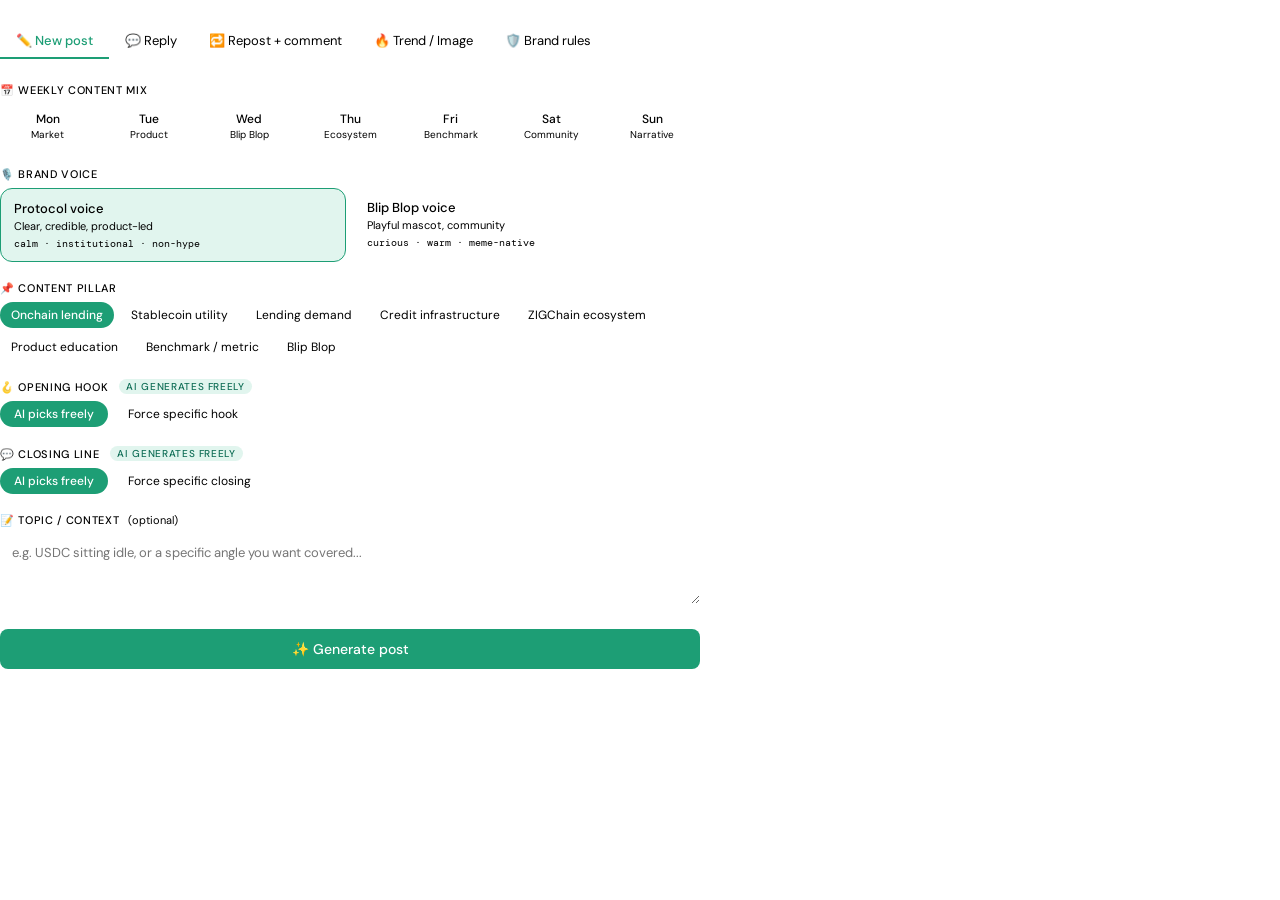
<file: index.html>
<!DOCTYPE html>
<html lang="en">
<head>
  <meta charset="UTF-8">
  <meta name="viewport" content="width=device-width, initial-scale=1.0">
  <title>Permapod X Content Manager</title>
 <script>
  window.GROQ_API_KEY = '%%GROQ_API_KEY%%';
</script>
  <link rel="stylesheet" href="src/css/styles.css">
</head>
<body>

  <div class="wrap">
    <nav class="nav">
      <button class="nt a-green" id="tab-post" onclick="sw('post')">✏️ New post</button>
      <button class="nt" id="tab-reply" onclick="sw('reply')">💬 Reply</button>
      <button class="nt" id="tab-repost" onclick="sw('repost')">🔁 Repost + comment</button>
      <button class="nt" id="tab-trend" onclick="sw('trend')">🔥 Trend / Image</button>
      <button class="nt" id="tab-rules" onclick="sw('rules')">🛡️ Brand rules</button>
    </nav>

    <div class="panel active" id="panel-post">
      <div class="sec">
        <div class="sl">📅 Weekly content mix</div>
        <div class="week-strip">
          <button class="db" onclick="selDay(this,'Market Thesis','protocol','Onchain Lending')"><span class="dn">Mon</span><span class="dt">Market</span></button>
          <button class="db" onclick="selDay(this,'Product Education','protocol','Product Education')"><span class="dn">Tue</span><span class="dt">Product</span></button>
          <button class="db" onclick="selDay(this,'Blip Blop Post','blipblop','Blip Blop')"><span class="dn">Wed</span><span class="dt">Blip Blop</span></button>
          <button class="db" onclick="selDay(this,'Ecosystem','protocol','ZIGChain Ecosystem')"><span class="dn">Thu</span><span class="dt">Ecosystem</span></button>
          <button class="db" onclick="selDay(this,'Benchmark','protocol','Benchmark & Performance')"><span class="dn">Fri</span><span class="dt">Benchmark</span></button>
          <button class="db" onclick="selDay(this,'Community','blipblop','Blip Blop')"><span class="dn">Sat</span><span class="dt">Community</span></button>
          <button class="db" onclick="selDay(this,'Narrative','protocol','Credit Infrastructure')"><span class="dn">Sun</span><span class="dt">Narrative</span></button>
        </div>
        <div id="day-info" class="infopill" style="display:none">ℹ️ <span id="day-info-text"></span></div>
      </div>
      <div class="sec">
        <div class="sl">🎙️ Brand voice</div>
        <div class="vg">
          <div class="vc sel-g" id="pvc-protocol" onclick="setV('post','protocol')"><div class="vn">Protocol voice</div><div class="vd">Clear, credible, product-led</div><div class="vt">calm · institutional · non-hype</div></div>
          <div class="vc" id="pvc-blipblop" onclick="setV('post','blipblop')"><div class="vn">Blip Blop voice</div><div class="vd">Playful mascot, community</div><div class="vt">curious · warm · meme-native</div></div>
        </div>
      </div>
      <div class="sec">
        <div class="sl">📌 Content pillar</div>
        <div class="pills" id="post-pills">
          <button class="pill sg" onclick="setP('post',this,'Onchain Lending')">Onchain lending</button>
          <button class="pill" onclick="setP('post',this,'Stablecoin Utility')">Stablecoin utility</button>
          <button class="pill" onclick="setP('post',this,'Lending Demand')">Lending demand</button>
          <button class="pill" onclick="setP('post',this,'Credit Infrastructure')">Credit infrastructure</button>
          <button class="pill" onclick="setP('post',this,'ZIGChain Ecosystem')">ZIGChain ecosystem</button>
          <button class="pill" onclick="setP('post',this,'Product Education')">Product education</button>
          <button class="pill" onclick="setP('post',this,'Benchmark & Performance')">Benchmark / metric</button>
          <button class="pill" onclick="setP('post',this,'Blip Blop')">Blip Blop</button>
        </div>
      </div>
      <div class="sec">
        <div class="sl">🪝 Opening hook <span class="ai-badge">AI generates freely</span></div>
        <div class="hook-toggle-row">
          <button class="hook-tog active" id="hook-ai-btn" onclick="setHookMode('ai')">AI picks freely</button>
          <button class="hook-tog" id="hook-pick-btn" onclick="setHookMode('pick')">Force specific hook</button>
        </div>
        <div id="hook-list" style="display:none;margin-top:8px">
          <div class="hbox">
            <div class="hr2"><input type="radio" name="hook" class="hradio" value="Idle capital is a missed opportunity." onchange="state.hook=this.value"><label class="hl">Idle capital is a missed opportunity.</label></div>
            <div class="hr2"><input type="radio" name="hook" class="hradio" value="Stablecoins deserve better utility." onchange="state.hook=this.value"><label class="hl">Stablecoins deserve better utility.</label></div>
            <div class="hr2"><input type="radio" name="hook" class="hradio" value="The APY matters. The source matters more." onchange="state.hook=this.value"><label class="hl">The APY matters. The source matters more.</label></div>
            <div class="hr2"><input type="radio" name="hook" class="hradio" value="Productive capital builds stronger markets." onchange="state.hook=this.value"><label class="hl">Productive capital builds stronger markets.</label></div>
            <div class="hr2"><input type="radio" name="hook" class="hradio" value="Onchain lending is becoming a core financial primitive." onchange="state.hook=this.value"><label class="hl">Onchain lending is becoming a core financial primitive.</label></div>
          </div>
        </div>
      </div>
      <div class="sec">
        <div class="sl">💬 Closing line <span class="ai-badge">AI generates freely</span></div>
        <div class="hook-toggle-row">
          <button class="hook-tog active" id="closing-ai-btn" onclick="setClosingMode('ai')">AI picks freely</button>
          <button class="hook-tog" id="closing-pick-btn" onclick="setClosingMode('pick')">Force specific closing</button>
        </div>
        <div id="closing-list" style="display:none;margin-top:8px">
          <div class="hbox">
            <div class="hr2"><input type="radio" name="closing" class="hradio" value="That is the market Permapod is building." onchange="state.closing=this.value"><label class="hl">That is the market Permapod is building.</label></div>
            <div class="hr2"><input type="radio" name="closing" class="hradio" value="Capital should be productive." onchange="state.closing=this.value"><label class="hl">Capital should be productive.</label></div>
            <div class="hr2"><input type="radio" name="closing" class="hradio" value="Onchain lending is only getting started." onchange="state.closing=this.value"><label class="hl">Onchain lending is only getting started.</label></div>
          </div>
        </div>
      </div>
      <div class="sec">
        <div class="sl">📝 Topic / context <span class="opt-note">(optional)</span></div>
        <textarea id="post-ctx" placeholder="e.g. USDC sitting idle, or a specific angle you want covered..."></textarea>
      </div>
      <button class="gen-btn btn-g" id="btn-post" onclick="gen('post')">✨ Generate post</button>
      <div class="output" id="out-post">
        <div class="oh"><span class="tag tg" id="tag-post"></span><div class="oacts"><button class="ibtn" onclick="gen('post')">↺ Regenerate</button><button class="ibtn" id="cp-post" onclick="cp('otext-post','cp-post')">⎘ Copy</button></div></div>
        <div class="otext" id="otext-post"></div>
        <div class="ometa"><span class="ci" id="cc-post"></span></div>
      </div>
    </div>

    <div class="panel" id="panel-reply">
      <div class="sec">
        <div class="sl">🗂️ Reply bucket</div>
        <div class="pills">
          <button class="pill sb" id="rb-s" onclick="setRB(this,'stablecoin')">Under stablecoin posts</button>
          <button class="pill" id="rb-d" onclick="setRB(this,'defi')">Under DeFi yield posts</button>
          <button class="pill" id="rb-z" onclick="setRB(this,'zig')">Under ZIGChain posts</button>
          <button class="pill" id="rb-m" onclick="setRB(this,'mention')">Under Permapod mentions</button>
        </div>
      </div>
      <div class="sec">
        <div class="sl">🎙️ Brand voice</div>
        <div class="vg">
          <div class="vc sel-b" id="rvc-protocol" onclick="setV('reply','protocol')"><div class="vn">Protocol voice</div><div class="vd">Clear, credible, product-led</div><div class="vt">calm · institutional · non-hype</div></div>
          <div class="vc" id="rvc-blipblop" onclick="setV('reply','blipblop')"><div class="vn">Blip Blop voice</div><div class="vd">Playful mascot, community</div><div class="vt">curious · warm · meme-native</div></div>
        </div>
      </div>
      <div class="sec">
        <div class="sl">🐦 Tweet you're replying to</div>
        <textarea class="bf" id="reply-tweet" placeholder="Paste the tweet content here..."></textarea>
      </div>
      <div class="sec">
        <div class="sl">📝 Additional context <span class="opt-note">(optional)</span></div>
        <textarea class="bf" id="reply-ctx" placeholder="Any specific angle for the reply..."></textarea>
      </div>
      <button class="gen-btn btn-b" id="btn-reply" onclick="gen('reply')">✨ Generate reply</button>
      <div class="output" id="out-reply">
        <div class="oh"><span class="tag tb" id="tag-reply"></span><div class="oacts"><button class="ibtn" onclick="gen('reply')">↺ Regenerate</button><button class="ibtn" id="cp-reply" onclick="cp('otext-reply','cp-reply')">⎘ Copy</button></div></div>
        <div class="otext" id="otext-reply"></div>
        <div class="ometa"><span class="ci" id="cc-reply"></span></div>
      </div>
    </div>

    <div class="panel" id="panel-repost">
      <div class="sec">
        <div class="sl">🔁 Tweet to repost / quote</div>
        <textarea class="pf" id="repost-tweet" placeholder="Paste the tweet you want to quote-repost..."></textarea>
      </div>
      <div class="sec">
        <div class="sl">🎙️ Brand voice</div>
        <div class="vg">
          <div class="vc sel-p" id="rpvc-protocol" onclick="setV('repost','protocol')"><div class="vn">Protocol voice</div><div class="vd">Clear, credible, product-led</div><div class="vt">calm · institutional · non-hype</div></div>
          <div class="vc" id="rpvc-blipblop" onclick="setV('repost','blipblop')"><div class="vn">Blip Blop voice</div><div class="vd">Playful mascot, community</div><div class="vt">curious · warm · meme-native</div></div>
        </div>
      </div>
      <div class="sec">
        <div class="sl">📌 Content angle</div>
        <div class="pills" id="repost-pills">
          <button class="pill sp" onclick="setP('repost',this,'Onchain Lending')">Onchain lending</button>
          <button class="pill" onclick="setP('repost',this,'Stablecoin Utility')">Stablecoin utility</button>
          <button class="pill" onclick="setP('repost',this,'Lending Demand')">Lending demand</button>
          <button class="pill" onclick="setP('repost',this,'Credit Infrastructure')">Credit infrastructure</button>
          <button class="pill" onclick="setP('repost',this,'ZIGChain Ecosystem')">ZIGChain ecosystem</button>
        </div>
      </div>
      <div class="sec">
        <div class="sl">📝 Your take / angle <span class="opt-note">(optional)</span></div>
        <textarea class="pf" id="repost-ctx" placeholder="What angle should Permapod add when reposting this?..."></textarea>
      </div>
      <button class="gen-btn btn-p" id="btn-repost" onclick="gen('repost')">✨ Generate repost comment</button>
      <div class="output" id="out-repost">
        <div class="oh"><span class="tag tp" id="tag-repost"></span><div class="oacts"><button class="ibtn" onclick="gen('repost')">↺ Regenerate</button><button class="ibtn" id="cp-repost" onclick="cp('otext-repost','cp-repost')">⎘ Copy</button></div></div>
        <div class="otext" id="otext-repost"></div>
        <div class="ometa"><span class="ci" id="cc-repost"></span></div>
      </div>
    </div>

    <div class="panel" id="panel-trend">
      <div class="sec">
        <div class="sl">⚙️ Input mode</div>
        <div class="pills">
          <button class="pill sg" id="ti-mode-trend" onclick="setTIMode('trend')">📝 Trend text</button>
          <button class="pill" id="ti-mode-image" onclick="setTIMode('image')">🖼️ Screenshot / image</button>
        </div>
      </div>

      <div id="trend-section">
        <div class="sec">
          <div class="sl">🔥 Trending topic or tweet</div>
          <div class="trend-box">
            <textarea class="af" id="trend-input" placeholder="Paste the trending topic or headline..."></textarea>
            <div class="trend-examples">
              <button class="trend-ex" onclick="document.getElementById('trend-input').value='Bitcoin hits new ATH'">Bitcoin ATH</button>
              <button class="trend-ex" onclick="document.getElementById('trend-input').value='DeFi TVL crosses $100B'">DeFi TVL $100B</button>
              <button class="trend-ex" onclick="document.getElementById('trend-input').value='stablecoin TVL'">Stablecoin TVL</button>
              <button class="trend-ex" onclick="document.getElementById('trend-input').value='ZIGChain launch'">ZIGChain launch</button>
            </div>
          </div>
        </div>
      </div>

      <div id="image-section" style="display:none">
        <div class="sec">
          <div class="sl">🖼️ Upload screenshot</div>
          <div class="img-drop" id="img-drop">
            <input type="file" id="img-input" accept="image/*" onchange="handleImageUpload(this.files[0])">
            <img id="img-preview" class="img-preview" style="display:none" alt="Preview">
            <div id="img-placeholder" class="img-placeholder">
              <i>🖼️</i>
              Click or drag a screenshot here
              <span>PNG, JPG, WEBP supported</span>
            </div>
          </div>
          <button class="ibtn" id="img-clear" style="display:none;margin-top:8px" onclick="clearImg()">✕ Remove image</button>
        </div>
      </div>

      <div class="sec">
        <div class="sl">🎙️ Brand voice</div>
        <div class="vg">
          <div class="vc sel-g" id="tvc-protocol" onclick="setV('trend','protocol')"><div class="vn">Protocol voice</div><div class="vd">Clear, credible, product-led</div><div class="vt">calm · institutional · non-hype</div></div>
          <div class="vc" id="tvc-blipblop" onclick="setV('trend','blipblop')"><div class="vn">Blip Blop voice</div><div class="vd">Playful mascot, community</div><div class="vt">curious · warm · meme-native</div></div>
        </div>
      </div>

      <div class="sec">
        <div class="sl">📌 Content angle</div>
        <div class="pills" id="trend-pills">
          <button class="pill sg" onclick="setP('trend',this,'Onchain Lending')">Onchain lending</button>
          <button class="pill" onclick="setP('trend',this,'Stablecoin Utility')">Stablecoin utility</button>
          <button class="pill" onclick="setP('trend',this,'Lending Demand')">Lending demand</button>
          <button class="pill" onclick="setP('trend',this,'Credit Infrastructure')">Credit infrastructure</button>
          <button class="pill" onclick="setP('trend',this,'ZIGChain Ecosystem')">ZIGChain ecosystem</button>
        </div>
      </div>

      <div class="sec">
        <div class="sl">📤 Output type</div>
        <div class="pills" id="ti-output-pills">
          <button class="pill sg" onclick="setTIOutput(this,'tweet')">Original tweet</button>
          <button class="pill" onclick="setTIOutput(this,'reply')">Reply</button>
          <button class="pill" onclick="setTIOutput(this,'repost')">Repost comment</button>
        </div>
      </div>

      <div class="sec">
        <div class="sl">📝 Extra context <span class="opt-note">(optional)</span></div>
        <textarea id="trend-ctx" class="af" placeholder="Additional angle or team context..."></textarea>
      </div>

      <button class="gen-btn btn-am" id="btn-trend" onclick="gen('trend')">✨ Generate</button>
      <div class="output" id="out-trend">
        <div class="oh"><span class="tag tam" id="tag-trend"></span><div class="oacts"><button class="ibtn" onclick="gen('trend')">↺ Regenerate</button><button class="ibtn" id="cp-trend" onclick="cp('otext-trend','cp-trend')">⎘ Copy</button></div></div>
        <div class="otext" id="otext-trend"></div>
        <div class="ometa"><span class="ci" id="cc-trend"></span></div>
      </div>
    </div>

    <div class="panel" id="panel-rules">
      <div class="rgrid">
        <div class="rcard">
          <h4>✅ Always say</h4>
          <ul>
            <li><span class="doi">·</span>Onchain lending</li>
            <li><span class="doi">·</span>Credit infrastructure</li>
            <li><span class="doi">·</span>Stablecoin utility</li>
            <li><span class="doi">·</span>Lending demand</li>
            <li><span class="doi">·</span>Productive capital</li>
            <li><span class="doi">·</span>ZIGChain ecosystem</li>
            <li><span class="doi">·</span>Capital efficiency</li>
          </ul>
        </div>
        <div class="rcard">
          <h4><span class="dnti">✕</span> Never say</h4>
          <ul>
            <li><span class="dnti">·</span>Guaranteed yield</li>
            <li><span class="dnti">·</span>Risk-free returns</li>
            <li><span class="dnti">·</span>Fixed APY (unconfirmed)</li>
            <li><span class="dnti">·</span>RWA / tokenized equities</li>
            <li><span class="dnti">·</span>No loss possible</li>
            <li><span class="dnti">·</span>Collateralized markets live</li>
            <li><span class="dnti">·</span>Unconfirmed roadmap as live</li>
          </ul>
        </div>
        <div class="rcard">
          <h4>🪝 Strong hooks</h4>
          <ul>
            <li><span class="doi">·</span>Idle capital is a missed opportunity</li>
            <li><span class="doi">·</span>The APY matters. The source matters more</li>
            <li><span class="doi">·</span>Capital should work, not wait</li>
            <li><span class="doi">·</span>Stablecoins deserve better utility</li>
            <li><span class="doi">·</span>Lending infrastructure matters</li>
          </ul>
        </div>
        <div class="rcard">
          <h4>💬 Strong closers</h4>
          <ul>
            <li><span style="color:var(--b)">·</span>That is the market Permapod is building</li>
            <li><span style="color:var(--b)">·</span>Capital should be productive</li>
            <li><span style="color:var(--b)">·</span>Onchain lending is only getting started</li>
            <li><span style="color:var(--b)">·</span>Stablecoins deserve better markets</li>
            <li><span style="color:var(--b)">·</span>Permapod is building that layer on ZIGChain</li>
          </ul>
        </div>
      </div>
      <hr>
      <div class="sl" style="margin-bottom:10px">⚠️ Risk language rules</div>
      <div class="rcard" style="border-color:#F0997B">
        <ul style="display:grid;grid-template-columns:1fr 1fr;gap:4px">
          <li><span class="dnti">·</span>Never say fixed APY</li>
          <li><span class="doi">·</span>Say "APY may change"</li>
          <li><span class="dnti">·</span>Never say no risk</li>
          <li><span class="doi">·</span>Say "lending carries risk"</li>
          <li><span class="doi">·</span>Refer to docs for live data</li>
          <li><span class="doi">·</span>Check live app for current stats</li>
        </ul>
      </div>
    </div>

  </div>

  <script type="module" src="src/js/main.js"></script>
</body>
</html>
</file>
<file: src/css/styles.css>
/* ═══════════════════════════════════════════════
   PERMAPOD X CONTENT MANAGER — styles.css
   ═══════════════════════════════════════════════ */

@import url('https://fonts.googleapis.com/css2?family=DM+Sans:ital,wght@0,300;0,400;0,500;0,600;1,400&family=DM+Mono:wght@400;500&display=swap');

* { box-sizing: border-box; margin: 0; padding: 0; }

:root {
  --g:   #1D9E75;
  --gd:  #0F6E56;
  --gl:  #E1F5EE;
  --gm:  #9FE1CB;
  --b:   #185FA5;
  --bl:  #E6F1FB;
  --am:  #BA7517;
  --aml: #FAEEDA;
  --pu:  #7C3AED;
  --pul: #EDE9FE;
  --font: 'DM Sans', sans-serif;
  --mono: 'DM Mono', monospace;
}

.wrap {
  font-family: var(--font);
  padding: 1.5rem 0;
  max-width: 700px;
}

/* ── NAV ── */
.nav {
  display: flex;
  gap: 0;
  border-bottom: 0.5px solid var(--color-border-tertiary);
  margin-bottom: 1.5rem;
  overflow-x: auto;
}
.nav::-webkit-scrollbar { display: none; }

.nt {
  padding: 8px 16px;
  font-size: 13px;
  font-family: var(--font);
  font-weight: 400;
  background: none;
  border: none;
  border-bottom: 2px solid transparent;
  color: var(--color-text-secondary);
  cursor: pointer;
  transition: all .15s;
  white-space: nowrap;
  margin-bottom: -0.5px;
}
.nt:hover        { color: var(--color-text-primary); }
.nt.a-green      { color: var(--g);  border-bottom-color: var(--g);  font-weight: 500; }
.nt.a-blue       { color: var(--b);  border-bottom-color: var(--b);  font-weight: 500; }
.nt.a-purple     { color: var(--pu); border-bottom-color: var(--pu); font-weight: 500; }
.nt.a-amber      { color: var(--am); border-bottom-color: var(--am); font-weight: 500; }
.nt.a-gray       { color: var(--color-text-primary); border-bottom-color: var(--color-text-primary); font-weight: 500; }

/* ── PANELS ── */
.panel         { display: none; }
.panel.active  { display: block; }

/* ── WEEK STRIP ── */
.week-strip { display: flex; gap: 5px; margin-bottom: 1rem; }

.db {
  flex: 1;
  padding: 7px 3px;
  font-size: 11px;
  font-family: var(--font);
  border: 0.5px solid var(--color-border-tertiary);
  border-radius: 8px;
  background: var(--color-background-primary);
  color: var(--color-text-secondary);
  cursor: pointer;
  transition: all .15s;
  text-align: center;
}
.db .dn  { font-weight: 500; font-size: 12px; display: block; color: var(--color-text-primary); }
.db .dt  { font-size: 10px; color: var(--color-text-tertiary); display: block; margin-top: 1px; }
.db:hover        { border-color: var(--g); }
.db.active       { border-color: var(--g); background: var(--gl); }
.db.active .dn   { color: var(--gd); }
.db.active .dt   { color: var(--g); }

/* ── SECTIONS ── */
.sec { margin-bottom: 1.2rem; }
.sl  {
  font-size: 11px;
  font-weight: 500;
  color: var(--color-text-secondary);
  text-transform: uppercase;
  letter-spacing: .06em;
  margin-bottom: 7px;
  display: flex;
  align-items: center;
  gap: 5px;
}

/* ── VOICE ── */
.vg { display: grid; grid-template-columns: 1fr 1fr; gap: 8px; }
.vc {
  border: 0.5px solid var(--color-border-secondary);
  border-radius: 12px;
  padding: 11px 13px;
  cursor: pointer;
  transition: all .15s;
  background: var(--color-background-primary);
}
.vc:hover  { border-color: var(--g); }
.vc.sel-g  { border: 1.5px solid var(--g);  background: var(--gl);  }
.vc.sel-b  { border: 1.5px solid var(--b);  background: var(--bl);  }
.vc.sel-p  { border: 1.5px solid var(--pu); background: var(--pul); }
.vn { font-size: 13px; font-weight: 500; color: var(--color-text-primary); margin-bottom: 2px; }
.vd { font-size: 11px; color: var(--color-text-secondary); }
.vt { font-size: 10px; font-family: var(--mono); color: var(--color-text-tertiary); margin-top: 4px; }

/* ── PILLS ── */
.pills { display: flex; flex-wrap: wrap; gap: 6px; }
.pill {
  padding: 5px 11px;
  font-size: 12px;
  font-family: var(--font);
  border-radius: 100px;
  border: 0.5px solid var(--color-border-secondary);
  background: var(--color-background-primary);
  color: var(--color-text-secondary);
  cursor: pointer;
  transition: all .15s;
}
.pill:hover { background: var(--color-background-secondary); }
.pill.sg    { background: var(--g);  border-color: var(--g);  color: #fff; font-weight: 500; }
.pill.sb    { background: var(--b);  border-color: var(--b);  color: #fff; font-weight: 500; }
.pill.sp    { background: var(--pu); border-color: var(--pu); color: #fff; font-weight: 500; }

/* ── HOOKS ── */
.hbox { border: 0.5px solid var(--color-border-tertiary); border-radius: 8px; padding: 4px 12px; background: var(--color-background-secondary); }
.hr2  { display: flex; align-items: flex-start; gap: 8px; padding: 7px 0; border-bottom: 0.5px solid var(--color-border-tertiary); }
.hr2:last-child { border-bottom: none; }
.hradio  { width: 15px; height: 15px; accent-color: var(--g); cursor: pointer; margin-top: 3px; flex-shrink: 0; }
.hl      { font-size: 13px; color: var(--color-text-primary); cursor: pointer; line-height: 1.5; }
.hl.muted { color: var(--color-text-secondary); }
.ai-badge { font-size: 10px; padding: 1px 7px; border-radius: 100px; background: var(--gl); color: var(--gd); font-weight: 500; margin-left: 6px; }

/* ── INPUTS ── */
textarea, input[type=text] {
  width: 100%;
  padding: 9px 12px;
  font-size: 13px;
  font-family: var(--font);
  border: 0.5px solid var(--color-border-secondary);
  border-radius: 8px;
  background: var(--color-background-primary);
  color: var(--color-text-primary);
  resize: vertical;
  line-height: 1.6;
}
textarea { min-height: 70px; }
textarea:focus, input[type=text]:focus { outline: none; border-color: var(--g); box-shadow: 0 0 0 2px rgba(29,158,117,.1); }
textarea.bf:focus, input.bf:focus       { border-color: var(--b);  box-shadow: 0 0 0 2px rgba(24,95,165,.1); }
textarea.pf:focus, input.pf:focus       { border-color: var(--pu); box-shadow: 0 0 0 2px rgba(124,58,237,.1); }
textarea.af:focus                        { border-color: var(--am); box-shadow: 0 0 0 2px rgba(186,117,23,.1); }

/* ── IMAGE UPLOAD ── */
.img-drop {
  border: 1.5px dashed var(--color-border-secondary);
  border-radius: 10px;
  padding: 20px;
  text-align: center;
  cursor: pointer;
  transition: all .15s;
  background: var(--color-background-secondary);
  position: relative;
}
.img-drop:hover           { border-color: var(--g); background: var(--gl); }
.img-drop.has-img         { border-style: solid; border-color: var(--g); padding: 8px; }
.img-drop input           { position: absolute; inset: 0; opacity: 0; cursor: pointer; width: 100%; height: 100%; }
.img-preview              { max-width: 100%; max-height: 200px; border-radius: 6px; display: block; margin: 0 auto; }
.img-placeholder          { color: var(--color-text-secondary); font-size: 13px; }
.img-placeholder i        { font-size: 24px; display: block; margin-bottom: 6px; color: var(--color-text-tertiary); }
.img-placeholder span     { font-size: 11px; color: var(--color-text-tertiary); display: block; margin-top: 3px; }

/* ── TREND BOX ── */
.trend-box { border: 0.5px solid var(--color-border-secondary); border-radius: 8px; padding: 10px 12px; background: var(--color-background-secondary); }
.trend-examples { display: flex; flex-wrap: wrap; gap: 5px; margin-top: 8px; }
.trend-ex {
  font-size: 11px; padding: 3px 9px; border-radius: 100px;
  border: 0.5px solid var(--color-border-secondary);
  background: var(--color-background-primary);
  color: var(--color-text-secondary); cursor: pointer; transition: all .15s;
}
.trend-ex:hover { border-color: var(--am); color: var(--am); }

/* ── BUTTONS ── */
.gen-btn {
  width: 100%; padding: 11px; font-size: 14px; font-weight: 500;
  font-family: var(--font); color: #fff; border: none; border-radius: 8px;
  cursor: pointer; transition: all .15s; display: flex;
  align-items: center; justify-content: center; gap: 8px; margin-top: .2rem;
}
.gen-btn:hover    { filter: brightness(.9); }
.gen-btn:active   { transform: scale(.99); }
.gen-btn:disabled { opacity: .5; cursor: not-allowed; transform: none; }
.btn-g  { background: var(--g);  }
.btn-b  { background: var(--b);  }
.btn-p  { background: var(--pu); }
.btn-am { background: var(--am); }

/* ── OUTPUT ── */
.output {
  border: 0.5px solid var(--color-border-secondary);
  border-radius: 12px;
  background: var(--color-background-secondary);
  padding: 14px 16px;
  margin-top: 1.2rem;
  display: none;
}
.output.show { display: block; }
.oh   { display: flex; align-items: center; justify-content: space-between; margin-bottom: 10px; }
.oacts { display: flex; gap: 6px; }
.ibtn {
  padding: 4px 10px; font-size: 12px; font-family: var(--font);
  border: 0.5px solid var(--color-border-secondary); border-radius: 7px;
  background: var(--color-background-primary); color: var(--color-text-secondary);
  cursor: pointer; display: flex; align-items: center; gap: 4px; transition: all .15s;
}
.ibtn:hover { background: var(--color-background-secondary); color: var(--color-text-primary); }
.otext { font-size: 14px; color: var(--color-text-primary); line-height: 1.8; white-space: pre-wrap; font-family: var(--font); }
.ometa { display: flex; align-items: center; justify-content: space-between; margin-top: 10px; }

/* ── TAGS ── */
.tag  { font-size: 11px; padding: 2px 9px; border-radius: 100px; font-weight: 500; }
.tg   { background: var(--gl);  color: var(--gd); }
.tb   { background: var(--bl);  color: var(--b);  }
.tp   { background: var(--pul); color: var(--pu); }
.tam  { background: var(--aml); color: var(--am); }
.ci   { font-size: 12px; color: var(--color-text-tertiary); }
.ci.warn { color: #D85A30; }

/* ── BRAND RULES ── */
.rgrid { display: grid; grid-template-columns: 1fr 1fr; gap: 10px; }
.rcard { border: 0.5px solid var(--color-border-tertiary); border-radius: 12px; padding: 12px 14px; background: var(--color-background-primary); }
.rcard h4 { font-size: 12px; font-weight: 500; margin-bottom: 8px; display: flex; align-items: center; gap: 5px; }
.rcard ul  { list-style: none; }
.rcard ul li { font-size: 12px; color: var(--color-text-secondary); padding: 3px 0; display: flex; align-items: flex-start; gap: 5px; line-height: 1.4; }
.doi  { color: var(--g);  }
.dnti { color: #E24B4A; }

/* ── MISC ── */
hr { border: none; border-top: 0.5px solid var(--color-border-tertiary); margin: 1.2rem 0; }
.infopill {
  display: inline-flex; align-items: center; gap: 4px; font-size: 11px;
  padding: 3px 9px; border-radius: 100px; background: var(--color-background-secondary);
  color: var(--color-text-secondary); border: 0.5px solid var(--color-border-tertiary); margin-bottom: 8px;
}
.spin {
  display: inline-block; width: 13px; height: 13px;
  border: 2px solid rgba(255,255,255,.4); border-top-color: #fff;
  border-radius: 50%; animation: sp .7s linear infinite;
}
@keyframes sp { to { transform: rotate(360deg); } }
.two-col    { display: grid; grid-template-columns: 1fr 1fr; gap: 8px; }
.opt-note   { font-size: 11px; color: var(--color-text-tertiary); font-weight: 400; text-transform: none; letter-spacing: 0; margin-left: 4px; }
.hook-toggle-row { display: flex; gap: 6px; }
.hook-tog {
  padding: 5px 14px; font-size: 12px; font-family: var(--font);
  border-radius: 100px; border: 0.5px solid var(--color-border-secondary);
  background: var(--color-background-primary); color: var(--color-text-secondary);
  cursor: pointer; transition: all .15s;
}
.hook-tog:hover  { background: var(--color-background-secondary); }
.hook-tog.active { background: var(--g); border-color: var(--g); color: #fff; font-weight: 500; }
</file>
<file: Frontend/src/css/styles.css>
/* ═══════════════════════════════════════════════
   PERMAPOD X CONTENT MANAGER — styles.css
   ═══════════════════════════════════════════════ */

@import url('https://fonts.googleapis.com/css2?family=DM+Sans:ital,wght@0,300;0,400;0,500;0,600;1,400&family=DM+Mono:wght@400;500&display=swap');

* { box-sizing: border-box; margin: 0; padding: 0; }

:root {
  --g:   #1D9E75;
  --gd:  #0F6E56;
  --gl:  #E1F5EE;
  --gm:  #9FE1CB;
  --b:   #185FA5;
  --bl:  #E6F1FB;
  --am:  #BA7517;
  --aml: #FAEEDA;
  --pu:  #7C3AED;
  --pul: #EDE9FE;
  --font: 'DM Sans', sans-serif;
  --mono: 'DM Mono', monospace;
}

.wrap {
  font-family: var(--font);
  padding: 1.5rem 0;
  max-width: 700px;
}

/* ── NAV ── */
.nav {
  display: flex;
  gap: 0;
  border-bottom: 0.5px solid var(--color-border-tertiary);
  margin-bottom: 1.5rem;
  overflow-x: auto;
}
.nav::-webkit-scrollbar { display: none; }

.nt {
  padding: 8px 16px;
  font-size: 13px;
  font-family: var(--font);
  font-weight: 400;
  background: none;
  border: none;
  border-bottom: 2px solid transparent;
  color: var(--color-text-secondary);
  cursor: pointer;
  transition: all .15s;
  white-space: nowrap;
  margin-bottom: -0.5px;
}
.nt:hover        { color: var(--color-text-primary); }
.nt.a-green      { color: var(--g);  border-bottom-color: var(--g);  font-weight: 500; }
.nt.a-blue       { color: var(--b);  border-bottom-color: var(--b);  font-weight: 500; }
.nt.a-purple     { color: var(--pu); border-bottom-color: var(--pu); font-weight: 500; }
.nt.a-amber      { color: var(--am); border-bottom-color: var(--am); font-weight: 500; }
.nt.a-gray       { color: var(--color-text-primary); border-bottom-color: var(--color-text-primary); font-weight: 500; }

/* ── PANELS ── */
.panel         { display: none; }
.panel.active  { display: block; }

/* ── WEEK STRIP ── */
.week-strip { display: flex; gap: 5px; margin-bottom: 1rem; }

.db {
  flex: 1;
  padding: 7px 3px;
  font-size: 11px;
  font-family: var(--font);
  border: 0.5px solid var(--color-border-tertiary);
  border-radius: 8px;
  background: var(--color-background-primary);
  color: var(--color-text-secondary);
  cursor: pointer;
  transition: all .15s;
  text-align: center;
}
.db .dn  { font-weight: 500; font-size: 12px; display: block; color: var(--color-text-primary); }
.db .dt  { font-size: 10px; color: var(--color-text-tertiary); display: block; margin-top: 1px; }
.db:hover        { border-color: var(--g); }
.db.active       { border-color: var(--g); background: var(--gl); }
.db.active .dn   { color: var(--gd); }
.db.active .dt   { color: var(--g); }

/* ── SECTIONS ── */
.sec { margin-bottom: 1.2rem; }
.sl  {
  font-size: 11px;
  font-weight: 500;
  color: var(--color-text-secondary);
  text-transform: uppercase;
  letter-spacing: .06em;
  margin-bottom: 7px;
  display: flex;
  align-items: center;
  gap: 5px;
}

/* ── VOICE ── */
.vg { display: grid; grid-template-columns: 1fr 1fr; gap: 8px; }
.vc {
  border: 0.5px solid var(--color-border-secondary);
  border-radius: 12px;
  padding: 11px 13px;
  cursor: pointer;
  transition: all .15s;
  background: var(--color-background-primary);
}
.vc:hover  { border-color: var(--g); }
.vc.sel-g  { border: 1.5px solid var(--g);  background: var(--gl);  }
.vc.sel-b  { border: 1.5px solid var(--b);  background: var(--bl);  }
.vc.sel-p  { border: 1.5px solid var(--pu); background: var(--pul); }
.vn { font-size: 13px; font-weight: 500; color: var(--color-text-primary); margin-bottom: 2px; }
.vd { font-size: 11px; color: var(--color-text-secondary); }
.vt { font-size: 10px; font-family: var(--mono); color: var(--color-text-tertiary); margin-top: 4px; }

/* ── PILLS ── */
.pills { display: flex; flex-wrap: wrap; gap: 6px; }
.pill {
  padding: 5px 11px;
  font-size: 12px;
  font-family: var(--font);
  border-radius: 100px;
  border: 0.5px solid var(--color-border-secondary);
  background: var(--color-background-primary);
  color: var(--color-text-secondary);
  cursor: pointer;
  transition: all .15s;
}
.pill:hover { background: var(--color-background-secondary); }
.pill.sg    { background: var(--g);  border-color: var(--g);  color: #fff; font-weight: 500; }
.pill.sb    { background: var(--b);  border-color: var(--b);  color: #fff; font-weight: 500; }
.pill.sp    { background: var(--pu); border-color: var(--pu); color: #fff; font-weight: 500; }

/* ── HOOKS ── */
.hbox { border: 0.5px solid var(--color-border-tertiary); border-radius: 8px; padding: 4px 12px; background: var(--color-background-secondary); }
.hr2  { display: flex; align-items: flex-start; gap: 8px; padding: 7px 0; border-bottom: 0.5px solid var(--color-border-tertiary); }
.hr2:last-child { border-bottom: none; }
.hradio  { width: 15px; height: 15px; accent-color: var(--g); cursor: pointer; margin-top: 3px; flex-shrink: 0; }
.hl      { font-size: 13px; color: var(--color-text-primary); cursor: pointer; line-height: 1.5; }
.hl.muted { color: var(--color-text-secondary); }
.ai-badge { font-size: 10px; padding: 1px 7px; border-radius: 100px; background: var(--gl); color: var(--gd); font-weight: 500; margin-left: 6px; }

/* ── INPUTS ── */
textarea, input[type=text] {
  width: 100%;
  padding: 9px 12px;
  font-size: 13px;
  font-family: var(--font);
  border: 0.5px solid var(--color-border-secondary);
  border-radius: 8px;
  background: var(--color-background-primary);
  color: var(--color-text-primary);
  resize: vertical;
  line-height: 1.6;
}
textarea { min-height: 70px; }
textarea:focus, input[type=text]:focus { outline: none; border-color: var(--g); box-shadow: 0 0 0 2px rgba(29,158,117,.1); }
textarea.bf:focus, input.bf:focus       { border-color: var(--b);  box-shadow: 0 0 0 2px rgba(24,95,165,.1); }
textarea.pf:focus, input.pf:focus       { border-color: var(--pu); box-shadow: 0 0 0 2px rgba(124,58,237,.1); }
textarea.af:focus                        { border-color: var(--am); box-shadow: 0 0 0 2px rgba(186,117,23,.1); }

/* ── IMAGE UPLOAD ── */
.img-drop {
  border: 1.5px dashed var(--color-border-secondary);
  border-radius: 10px;
  padding: 20px;
  text-align: center;
  cursor: pointer;
  transition: all .15s;
  background: var(--color-background-secondary);
  position: relative;
}
.img-drop:hover           { border-color: var(--g); background: var(--gl); }
.img-drop.has-img         { border-style: solid; border-color: var(--g); padding: 8px; }
.img-drop input           { position: absolute; inset: 0; opacity: 0; cursor: pointer; width: 100%; height: 100%; }
.img-preview              { max-width: 100%; max-height: 200px; border-radius: 6px; display: block; margin: 0 auto; }
.img-placeholder          { color: var(--color-text-secondary); font-size: 13px; }
.img-placeholder i        { font-size: 24px; display: block; margin-bottom: 6px; color: var(--color-text-tertiary); }
.img-placeholder span     { font-size: 11px; color: var(--color-text-tertiary); display: block; margin-top: 3px; }

/* ── TREND BOX ── */
.trend-box { border: 0.5px solid var(--color-border-secondary); border-radius: 8px; padding: 10px 12px; background: var(--color-background-secondary); }
.trend-examples { display: flex; flex-wrap: wrap; gap: 5px; margin-top: 8px; }
.trend-ex {
  font-size: 11px; padding: 3px 9px; border-radius: 100px;
  border: 0.5px solid var(--color-border-secondary);
  background: var(--color-background-primary);
  color: var(--color-text-secondary); cursor: pointer; transition: all .15s;
}
.trend-ex:hover { border-color: var(--am); color: var(--am); }

/* ── BUTTONS ── */
.gen-btn {
  width: 100%; padding: 11px; font-size: 14px; font-weight: 500;
  font-family: var(--font); color: #fff; border: none; border-radius: 8px;
  cursor: pointer; transition: all .15s; display: flex;
  align-items: center; justify-content: center; gap: 8px; margin-top: .2rem;
}
.gen-btn:hover    { filter: brightness(.9); }
.gen-btn:active   { transform: scale(.99); }
.gen-btn:disabled { opacity: .5; cursor: not-allowed; transform: none; }
.btn-g  { background: var(--g);  }
.btn-b  { background: var(--b);  }
.btn-p  { background: var(--pu); }
.btn-am { background: var(--am); }

/* ── OUTPUT ── */
.output {
  border: 0.5px solid var(--color-border-secondary);
  border-radius: 12px;
  background: var(--color-background-secondary);
  padding: 14px 16px;
  margin-top: 1.2rem;
  display: none;
}
.output.show { display: block; }
.oh   { display: flex; align-items: center; justify-content: space-between; margin-bottom: 10px; }
.oacts { display: flex; gap: 6px; }
.ibtn {
  padding: 4px 10px; font-size: 12px; font-family: var(--font);
  border: 0.5px solid var(--color-border-secondary); border-radius: 7px;
  background: var(--color-background-primary); color: var(--color-text-secondary);
  cursor: pointer; display: flex; align-items: center; gap: 4px; transition: all .15s;
}
.ibtn:hover { background: var(--color-background-secondary); color: var(--color-text-primary); }
.otext { font-size: 14px; color: var(--color-text-primary); line-height: 1.8; white-space: pre-wrap; font-family: var(--font); }
.ometa { display: flex; align-items: center; justify-content: space-between; margin-top: 10px; }

/* ── TAGS ── */
.tag  { font-size: 11px; padding: 2px 9px; border-radius: 100px; font-weight: 500; }
.tg   { background: var(--gl);  color: var(--gd); }
.tb   { background: var(--bl);  color: var(--b);  }
.tp   { background: var(--pul); color: var(--pu); }
.tam  { background: var(--aml); color: var(--am); }
.ci   { font-size: 12px; color: var(--color-text-tertiary); }
.ci.warn { color: #D85A30; }

/* ── BRAND RULES ── */
.rgrid { display: grid; grid-template-columns: 1fr 1fr; gap: 10px; }
.rcard { border: 0.5px solid var(--color-border-tertiary); border-radius: 12px; padding: 12px 14px; background: var(--color-background-primary); }
.rcard h4 { font-size: 12px; font-weight: 500; margin-bottom: 8px; display: flex; align-items: center; gap: 5px; }
.rcard ul  { list-style: none; }
.rcard ul li { font-size: 12px; color: var(--color-text-secondary); padding: 3px 0; display: flex; align-items: flex-start; gap: 5px; line-height: 1.4; }
.doi  { color: var(--g);  }
.dnti { color: #E24B4A; }

/* ── MISC ── */
hr { border: none; border-top: 0.5px solid var(--color-border-tertiary); margin: 1.2rem 0; }
.infopill {
  display: inline-flex; align-items: center; gap: 4px; font-size: 11px;
  padding: 3px 9px; border-radius: 100px; background: var(--color-background-secondary);
  color: var(--color-text-secondary); border: 0.5px solid var(--color-border-tertiary); margin-bottom: 8px;
}
.spin {
  display: inline-block; width: 13px; height: 13px;
  border: 2px solid rgba(255,255,255,.4); border-top-color: #fff;
  border-radius: 50%; animation: sp .7s linear infinite;
}
@keyframes sp { to { transform: rotate(360deg); } }
.two-col    { display: grid; grid-template-columns: 1fr 1fr; gap: 8px; }
.opt-note   { font-size: 11px; color: var(--color-text-tertiary); font-weight: 400; text-transform: none; letter-spacing: 0; margin-left: 4px; }
.hook-toggle-row { display: flex; gap: 6px; }
.hook-tog {
  padding: 5px 14px; font-size: 12px; font-family: var(--font);
  border-radius: 100px; border: 0.5px solid var(--color-border-secondary);
  background: var(--color-background-primary); color: var(--color-text-secondary);
  cursor: pointer; transition: all .15s;
}
.hook-tog:hover  { background: var(--color-background-secondary); }
.hook-tog.active { background: var(--g); border-color: var(--g); color: #fff; font-weight: 500; }
</file>
